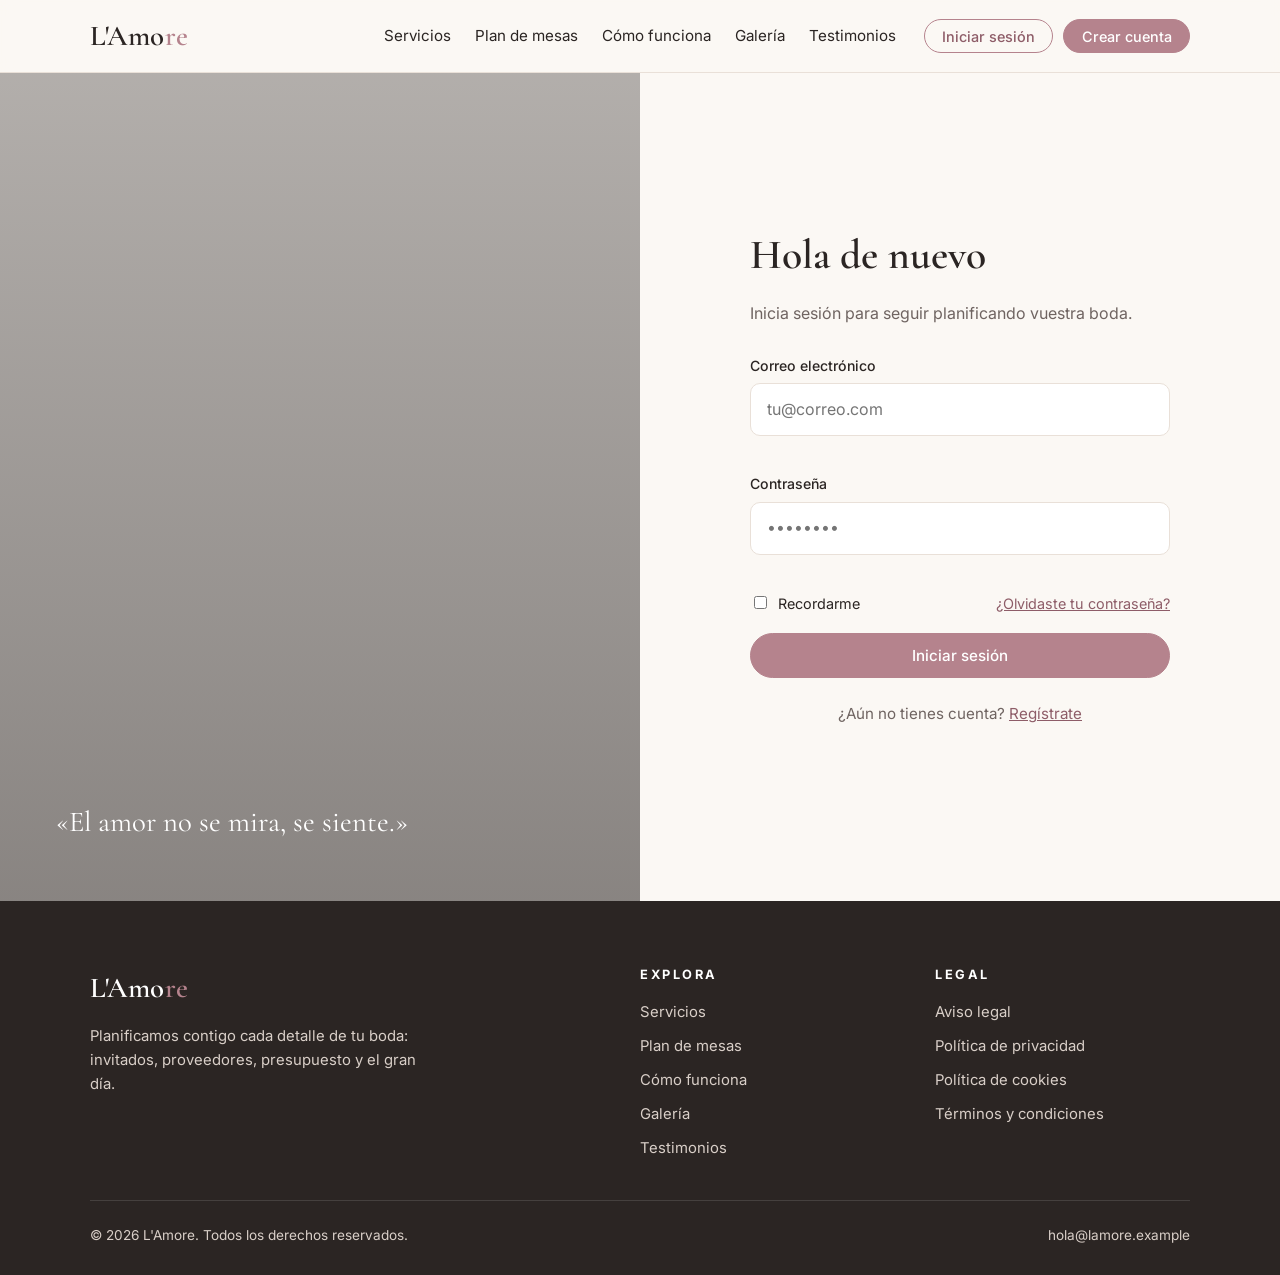
<file: login.html>
<!doctype html>
<html lang="es">
<head>
  <meta charset="utf-8">
  <meta name="viewport" content="width=device-width, initial-scale=1">
  <title>Iniciar sesión · L'Amore</title>
  <link rel="preconnect" href="https://fonts.googleapis.com">
  <link rel="preconnect" href="https://fonts.gstatic.com" crossorigin>
  <link href="https://fonts.googleapis.com/css2?family=Cormorant+Garamond:ital,wght@0,500;0,600;1,500&family=Inter:wght@400;500;600&display=swap" rel="stylesheet">
  <link rel="stylesheet" href="assets/css/styles.css">
</head>
<body data-root="./">
  <div id="site-header"></div>

  <main class="auth">
    <div class="auth__visual">
      <blockquote>«El amor no se mira, se siente.»</blockquote>
    </div>

    <div class="auth__panel">
      <div class="auth__box">
        <h1>Hola de nuevo</h1>
        <p>Inicia sesión para seguir planificando vuestra boda.</p>

        <form class="form" id="login-form" novalidate>
          <div class="form__message" role="status"></div>

          <div class="field">
            <label for="email">Correo electrónico</label>
            <input type="email" id="email" name="email" autocomplete="email" placeholder="tu@correo.com" required>
            <span class="field__error"></span>
          </div>

          <div class="field">
            <label for="password">Contraseña</label>
            <input type="password" id="password" name="password" autocomplete="current-password" placeholder="••••••••" required>
            <span class="field__error"></span>
          </div>

          <div class="form__inline">
            <label class="check"><input type="checkbox" name="remember"> Recordarme</label>
            <a href="#">¿Olvidaste tu contraseña?</a>
          </div>

          <button class="btn btn--block" type="submit">Iniciar sesión</button>
        </form>

        <p class="auth__alt">¿Aún no tienes cuenta? <a href="registro.html">Regístrate</a></p>
      </div>
    </div>
  </main>

  <div id="site-footer"></div>
  <script src="assets/js/layout.js"></script>
  <script src="assets/js/auth.js"></script>
</body>
</html>
</file>
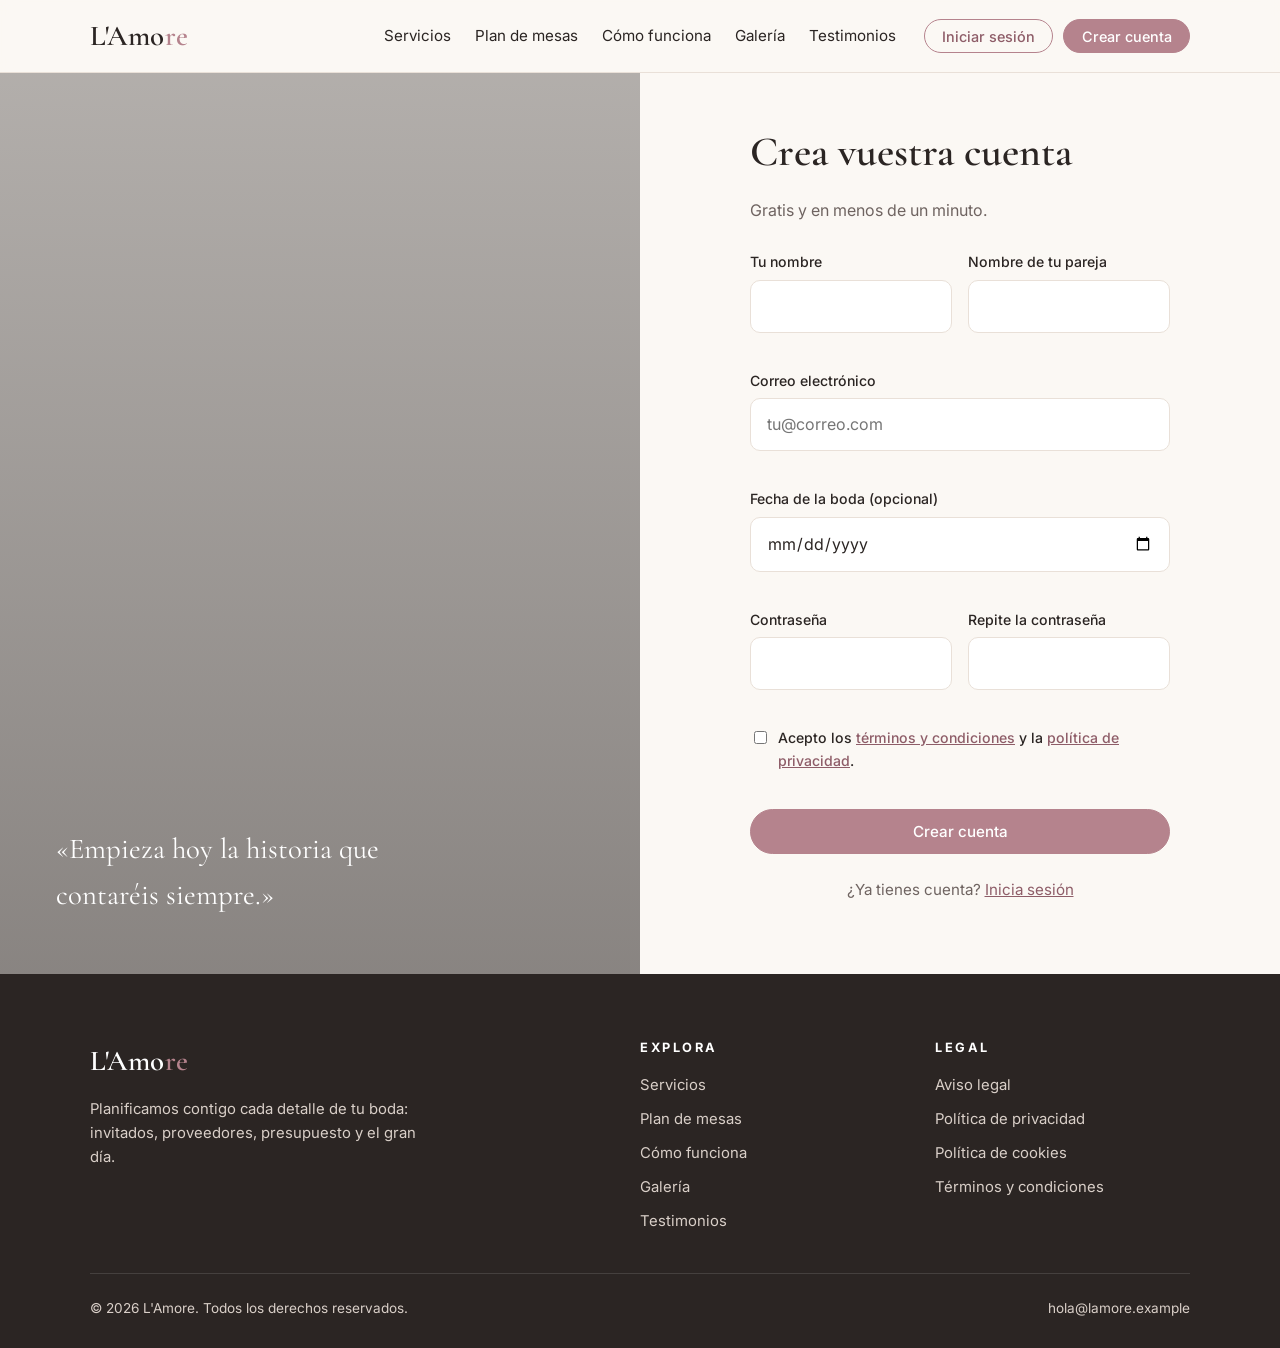
<file: registro.html>
<!doctype html>
<html lang="es">
<head>
  <meta charset="utf-8">
  <meta name="viewport" content="width=device-width, initial-scale=1">
  <title>Crear cuenta · L'Amore</title>
  <link rel="preconnect" href="https://fonts.googleapis.com">
  <link rel="preconnect" href="https://fonts.gstatic.com" crossorigin>
  <link href="https://fonts.googleapis.com/css2?family=Cormorant+Garamond:ital,wght@0,500;0,600;1,500&family=Inter:wght@400;500;600&display=swap" rel="stylesheet">
  <link rel="stylesheet" href="assets/css/styles.css">
</head>
<body data-root="./">
  <div id="site-header"></div>

  <main class="auth">
    <div class="auth__visual auth__visual--register">
      <blockquote>«Empieza hoy la historia que contaréis siempre.»</blockquote>
    </div>

    <div class="auth__panel">
      <div class="auth__box">
        <h1>Crea vuestra cuenta</h1>
        <p>Gratis y en menos de un minuto.</p>

        <form class="form" id="register-form" novalidate>
          <div class="form__message" role="status"></div>

          <div class="form__row">
            <div class="field">
              <label for="name">Tu nombre</label>
              <input type="text" id="name" name="name" autocomplete="given-name" required>
              <span class="field__error"></span>
            </div>
            <div class="field">
              <label for="partner">Nombre de tu pareja</label>
              <input type="text" id="partner" name="partner" required>
              <span class="field__error"></span>
            </div>
          </div>

          <div class="field">
            <label for="email">Correo electrónico</label>
            <input type="email" id="email" name="email" autocomplete="email" placeholder="tu@correo.com" required>
            <span class="field__error"></span>
          </div>

          <div class="field">
            <label for="date">Fecha de la boda (opcional)</label>
            <input type="date" id="date" name="date">
            <span class="field__error"></span>
          </div>

          <div class="form__row">
            <div class="field">
              <label for="password">Contraseña</label>
              <input type="password" id="password" name="password" autocomplete="new-password" minlength="8" required>
              <span class="field__error"></span>
            </div>
            <div class="field">
              <label for="confirm">Repite la contraseña</label>
              <input type="password" id="confirm" name="confirm" autocomplete="new-password" required>
              <span class="field__error"></span>
            </div>
          </div>

          <div class="field">
            <label class="check">
              <input type="checkbox" name="terms" required>
              <span>Acepto los <a href="legal/terminos.html">términos y condiciones</a> y la <a href="legal/privacidad.html">política de privacidad</a>.</span>
            </label>
            <span class="field__error"></span>
          </div>

          <button class="btn btn--block" type="submit">Crear cuenta</button>
        </form>

        <p class="auth__alt">¿Ya tienes cuenta? <a href="login.html">Inicia sesión</a></p>
      </div>
    </div>
  </main>

  <div id="site-footer"></div>
  <script src="assets/js/layout.js"></script>
  <script src="assets/js/auth.js"></script>
</body>
</html>
</file>
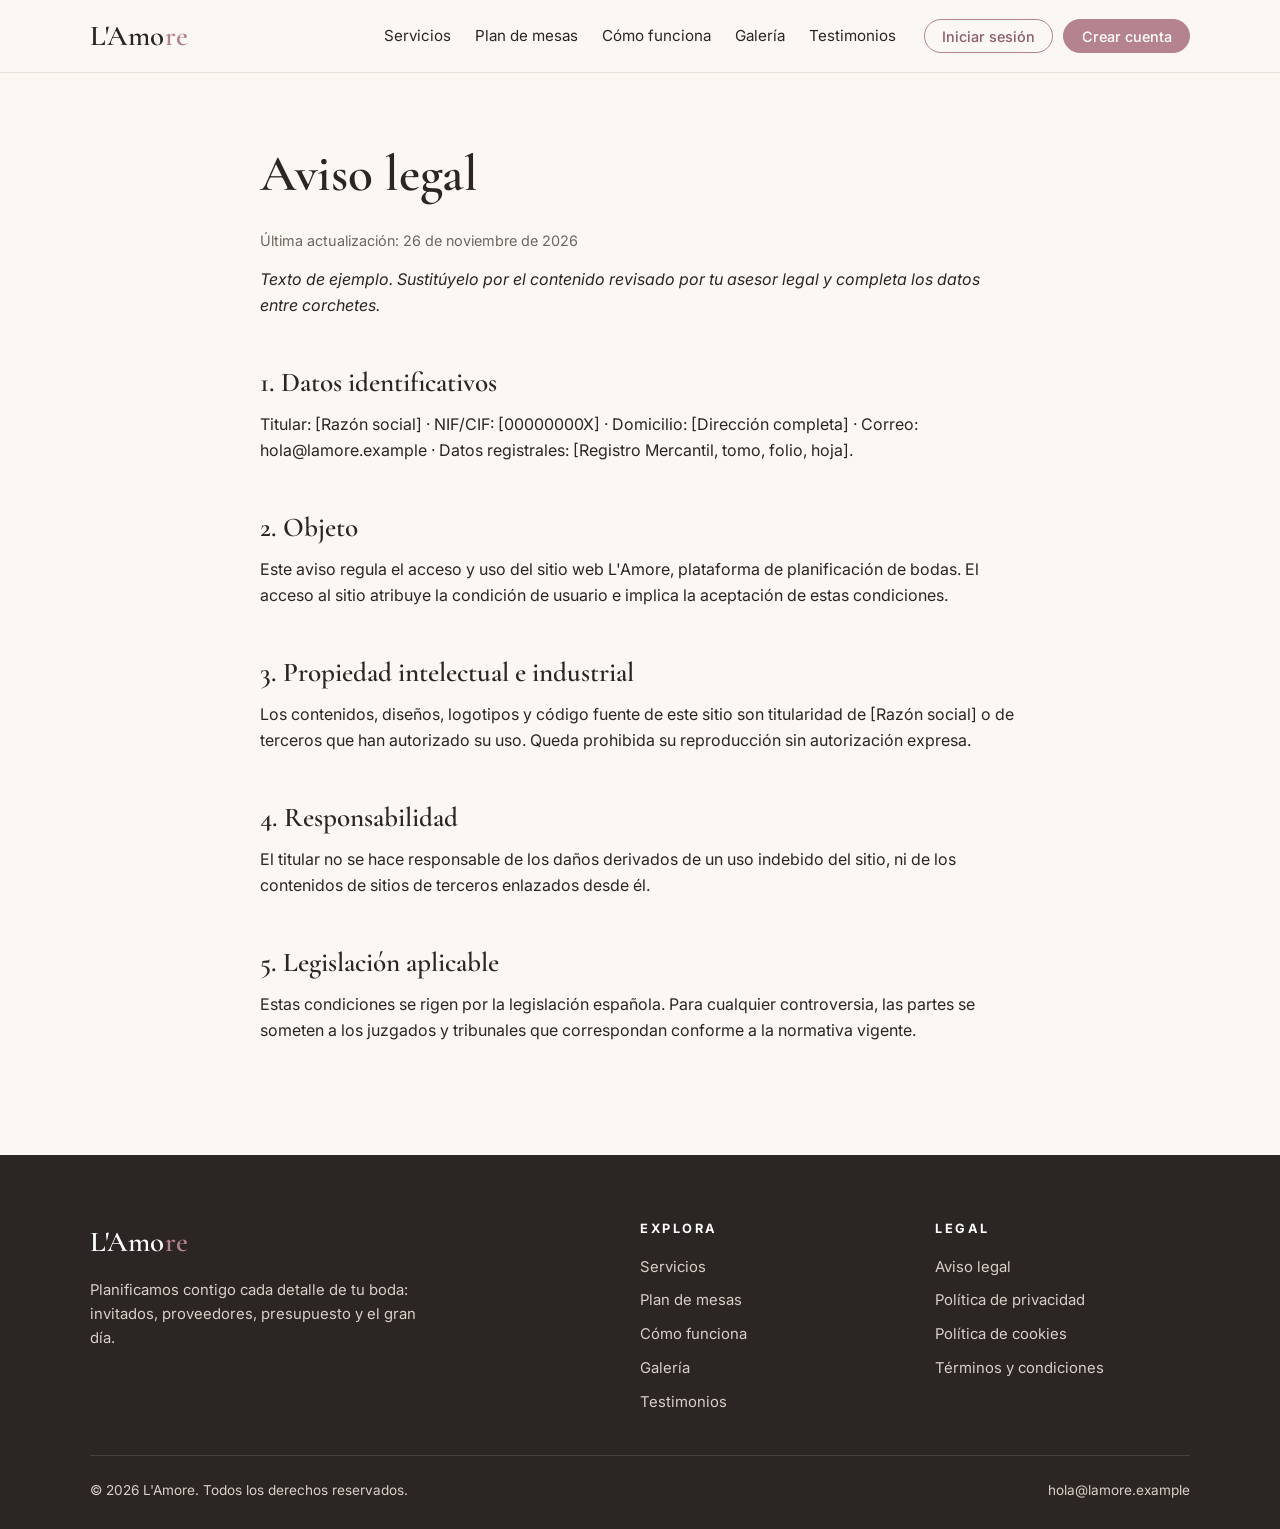
<file: legal/aviso-legal.html>
<!doctype html>
<html lang="es">
<head>
  <meta charset="utf-8">
  <meta name="viewport" content="width=device-width, initial-scale=1">
  <title>Aviso legal · L'Amore</title>
  <link rel="preconnect" href="https://fonts.googleapis.com">
  <link rel="preconnect" href="https://fonts.gstatic.com" crossorigin>
  <link href="https://fonts.googleapis.com/css2?family=Cormorant+Garamond:ital,wght@0,500;0,600;1,500&family=Inter:wght@400;500;600&display=swap" rel="stylesheet">
  <link rel="stylesheet" href="../assets/css/styles.css">
</head>
<body data-root="../">
  <div id="site-header"></div>

  <main class="legal">
    <div class="container">
      <h1>Aviso legal</h1>
      <p class="updated">Última actualización: 26 de noviembre de 2026</p>
      <p><em>Texto de ejemplo. Sustitúyelo por el contenido revisado por tu asesor legal y completa los datos entre corchetes.</em></p>

      <h2>1. Datos identificativos</h2>
      <p>Titular: [Razón social] · NIF/CIF: [00000000X] · Domicilio: [Dirección completa] · Correo: hola@lamore.example · Datos registrales: [Registro Mercantil, tomo, folio, hoja].</p>
      <h2>2. Objeto</h2>
      <p>Este aviso regula el acceso y uso del sitio web L'Amore, plataforma de planificación de bodas. El acceso al sitio atribuye la condición de usuario e implica la aceptación de estas condiciones.</p>
      <h2>3. Propiedad intelectual e industrial</h2>
      <p>Los contenidos, diseños, logotipos y código fuente de este sitio son titularidad de [Razón social] o de terceros que han autorizado su uso. Queda prohibida su reproducción sin autorización expresa.</p>
      <h2>4. Responsabilidad</h2>
      <p>El titular no se hace responsable de los daños derivados de un uso indebido del sitio, ni de los contenidos de sitios de terceros enlazados desde él.</p>
      <h2>5. Legislación aplicable</h2>
      <p>Estas condiciones se rigen por la legislación española. Para cualquier controversia, las partes se someten a los juzgados y tribunales que correspondan conforme a la normativa vigente.</p>
    </div>
  </main>

  <div id="site-footer"></div>
  <script src="../assets/js/layout.js"></script>
</body>
</html>
</file>
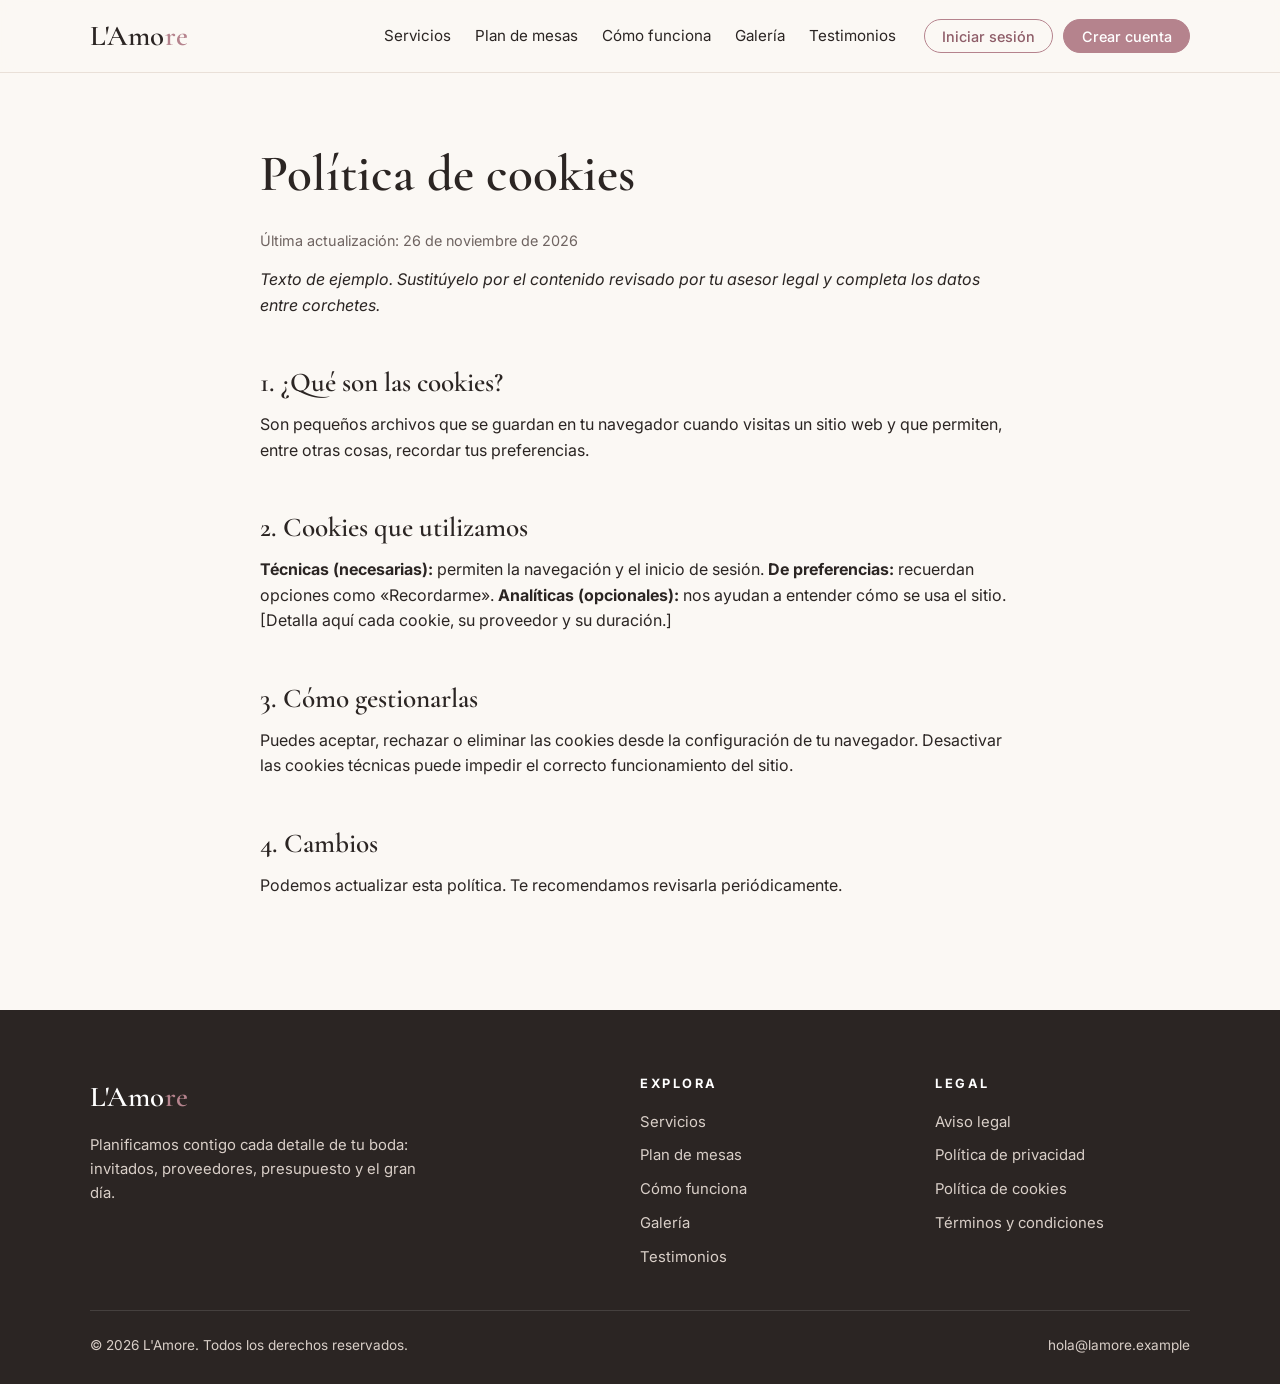
<file: legal/cookies.html>
<!doctype html>
<html lang="es">
<head>
  <meta charset="utf-8">
  <meta name="viewport" content="width=device-width, initial-scale=1">
  <title>Política de cookies · L'Amore</title>
  <link rel="preconnect" href="https://fonts.googleapis.com">
  <link rel="preconnect" href="https://fonts.gstatic.com" crossorigin>
  <link href="https://fonts.googleapis.com/css2?family=Cormorant+Garamond:ital,wght@0,500;0,600;1,500&family=Inter:wght@400;500;600&display=swap" rel="stylesheet">
  <link rel="stylesheet" href="../assets/css/styles.css">
</head>
<body data-root="../">
  <div id="site-header"></div>

  <main class="legal">
    <div class="container">
      <h1>Política de cookies</h1>
      <p class="updated">Última actualización: 26 de noviembre de 2026</p>
      <p><em>Texto de ejemplo. Sustitúyelo por el contenido revisado por tu asesor legal y completa los datos entre corchetes.</em></p>

      <h2>1. ¿Qué son las cookies?</h2>
      <p>Son pequeños archivos que se guardan en tu navegador cuando visitas un sitio web y que permiten, entre otras cosas, recordar tus preferencias.</p>
      <h2>2. Cookies que utilizamos</h2>
      <p><strong>Técnicas (necesarias):</strong> permiten la navegación y el inicio de sesión. <strong>De preferencias:</strong> recuerdan opciones como «Recordarme». <strong>Analíticas (opcionales):</strong> nos ayudan a entender cómo se usa el sitio. [Detalla aquí cada cookie, su proveedor y su duración.]</p>
      <h2>3. Cómo gestionarlas</h2>
      <p>Puedes aceptar, rechazar o eliminar las cookies desde la configuración de tu navegador. Desactivar las cookies técnicas puede impedir el correcto funcionamiento del sitio.</p>
      <h2>4. Cambios</h2>
      <p>Podemos actualizar esta política. Te recomendamos revisarla periódicamente.</p>
    </div>
  </main>

  <div id="site-footer"></div>
  <script src="../assets/js/layout.js"></script>
</body>
</html>
</file>
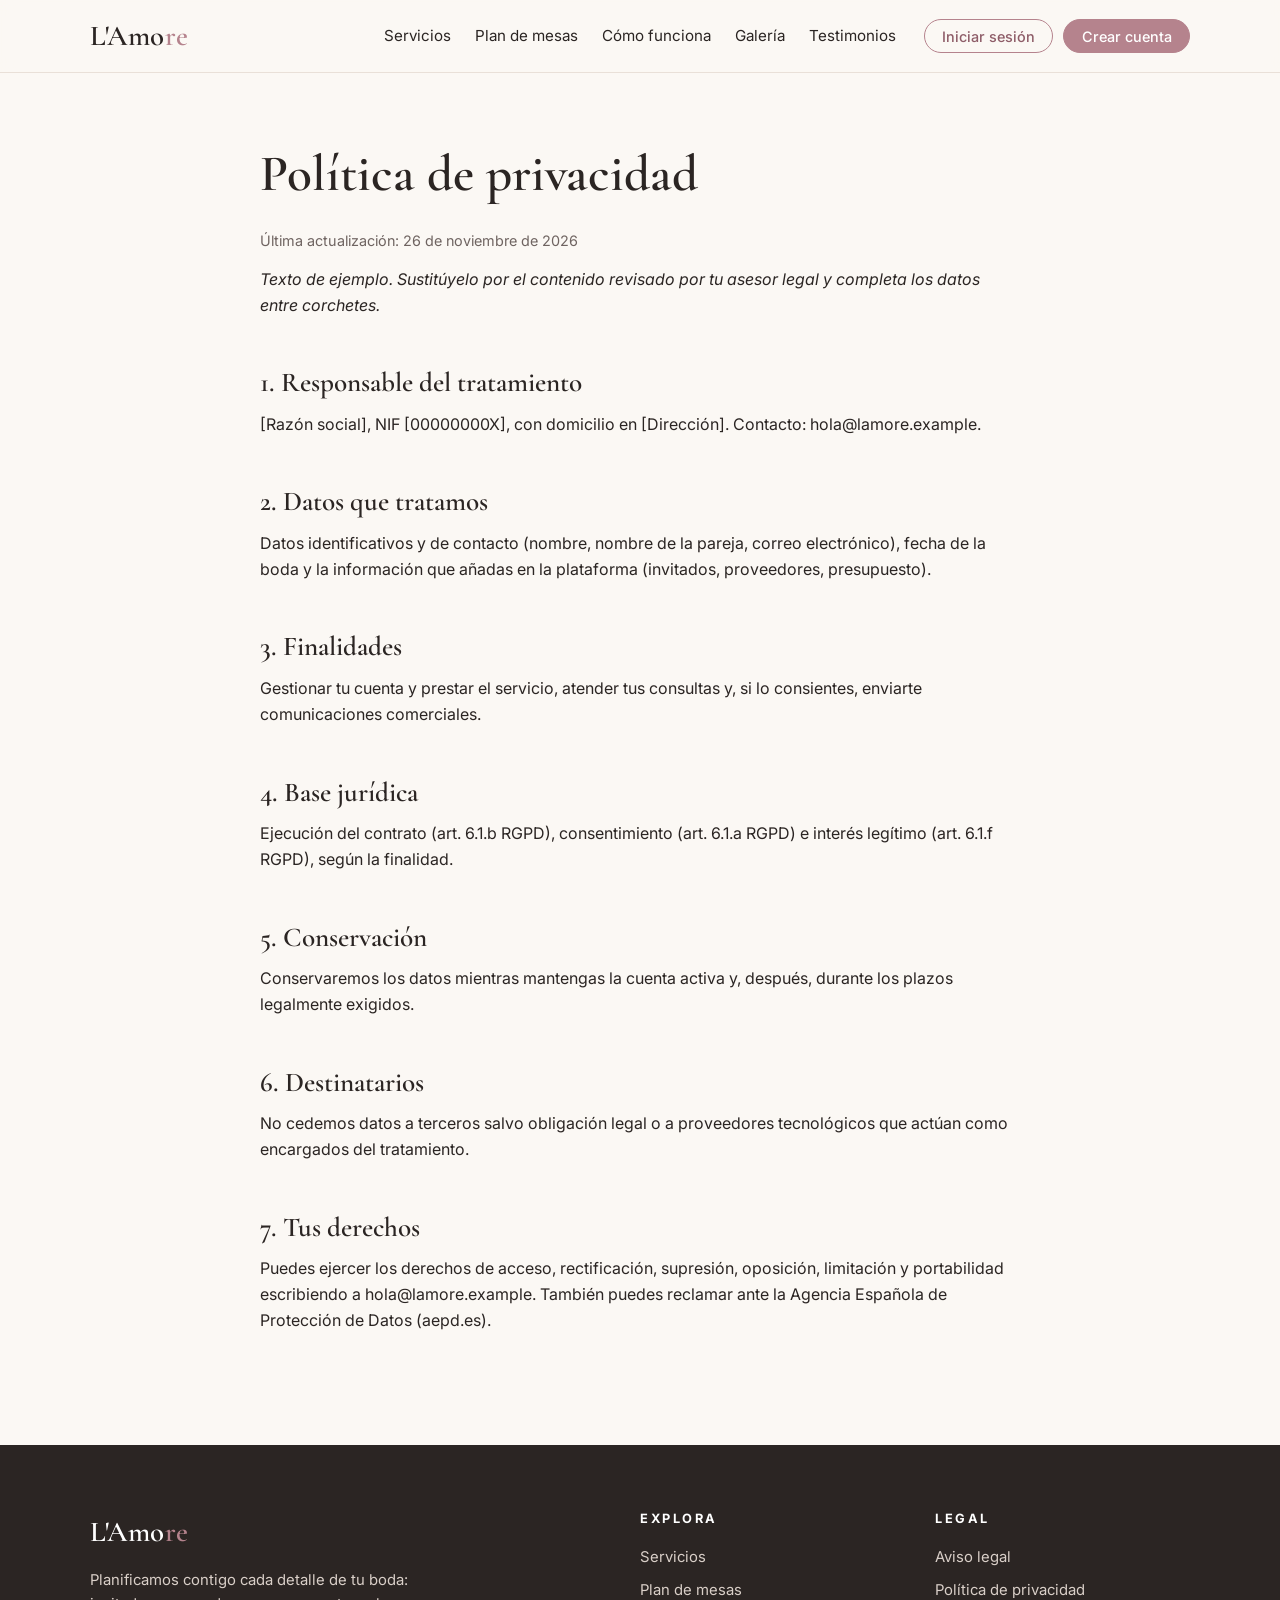
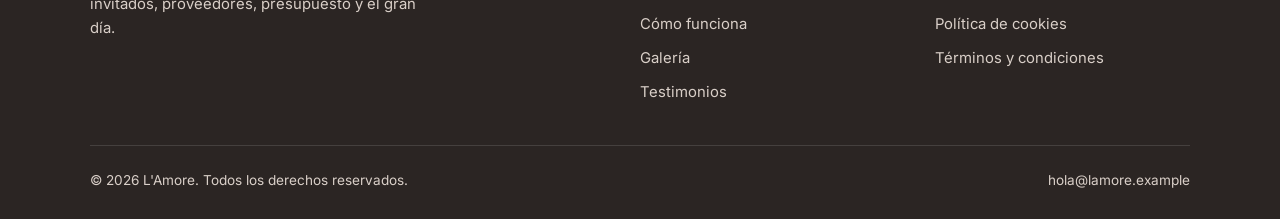
<file: legal/privacidad.html>
<!doctype html>
<html lang="es">
<head>
  <meta charset="utf-8">
  <meta name="viewport" content="width=device-width, initial-scale=1">
  <title>Política de privacidad · L'Amore</title>
  <link rel="preconnect" href="https://fonts.googleapis.com">
  <link rel="preconnect" href="https://fonts.gstatic.com" crossorigin>
  <link href="https://fonts.googleapis.com/css2?family=Cormorant+Garamond:ital,wght@0,500;0,600;1,500&family=Inter:wght@400;500;600&display=swap" rel="stylesheet">
  <link rel="stylesheet" href="../assets/css/styles.css">
</head>
<body data-root="../">
  <div id="site-header"></div>

  <main class="legal">
    <div class="container">
      <h1>Política de privacidad</h1>
      <p class="updated">Última actualización: 26 de noviembre de 2026</p>
      <p><em>Texto de ejemplo. Sustitúyelo por el contenido revisado por tu asesor legal y completa los datos entre corchetes.</em></p>

      <h2>1. Responsable del tratamiento</h2>
      <p>[Razón social], NIF [00000000X], con domicilio en [Dirección]. Contacto: hola@lamore.example.</p>
      <h2>2. Datos que tratamos</h2>
      <p>Datos identificativos y de contacto (nombre, nombre de la pareja, correo electrónico), fecha de la boda y la información que añadas en la plataforma (invitados, proveedores, presupuesto).</p>
      <h2>3. Finalidades</h2>
      <p>Gestionar tu cuenta y prestar el servicio, atender tus consultas y, si lo consientes, enviarte comunicaciones comerciales.</p>
      <h2>4. Base jurídica</h2>
      <p>Ejecución del contrato (art. 6.1.b RGPD), consentimiento (art. 6.1.a RGPD) e interés legítimo (art. 6.1.f RGPD), según la finalidad.</p>
      <h2>5. Conservación</h2>
      <p>Conservaremos los datos mientras mantengas la cuenta activa y, después, durante los plazos legalmente exigidos.</p>
      <h2>6. Destinatarios</h2>
      <p>No cedemos datos a terceros salvo obligación legal o a proveedores tecnológicos que actúan como encargados del tratamiento.</p>
      <h2>7. Tus derechos</h2>
      <p>Puedes ejercer los derechos de acceso, rectificación, supresión, oposición, limitación y portabilidad escribiendo a hola@lamore.example. También puedes reclamar ante la Agencia Española de Protección de Datos (aepd.es).</p>
    </div>
  </main>

  <div id="site-footer"></div>
  <script src="../assets/js/layout.js"></script>
</body>
</html>
</file>
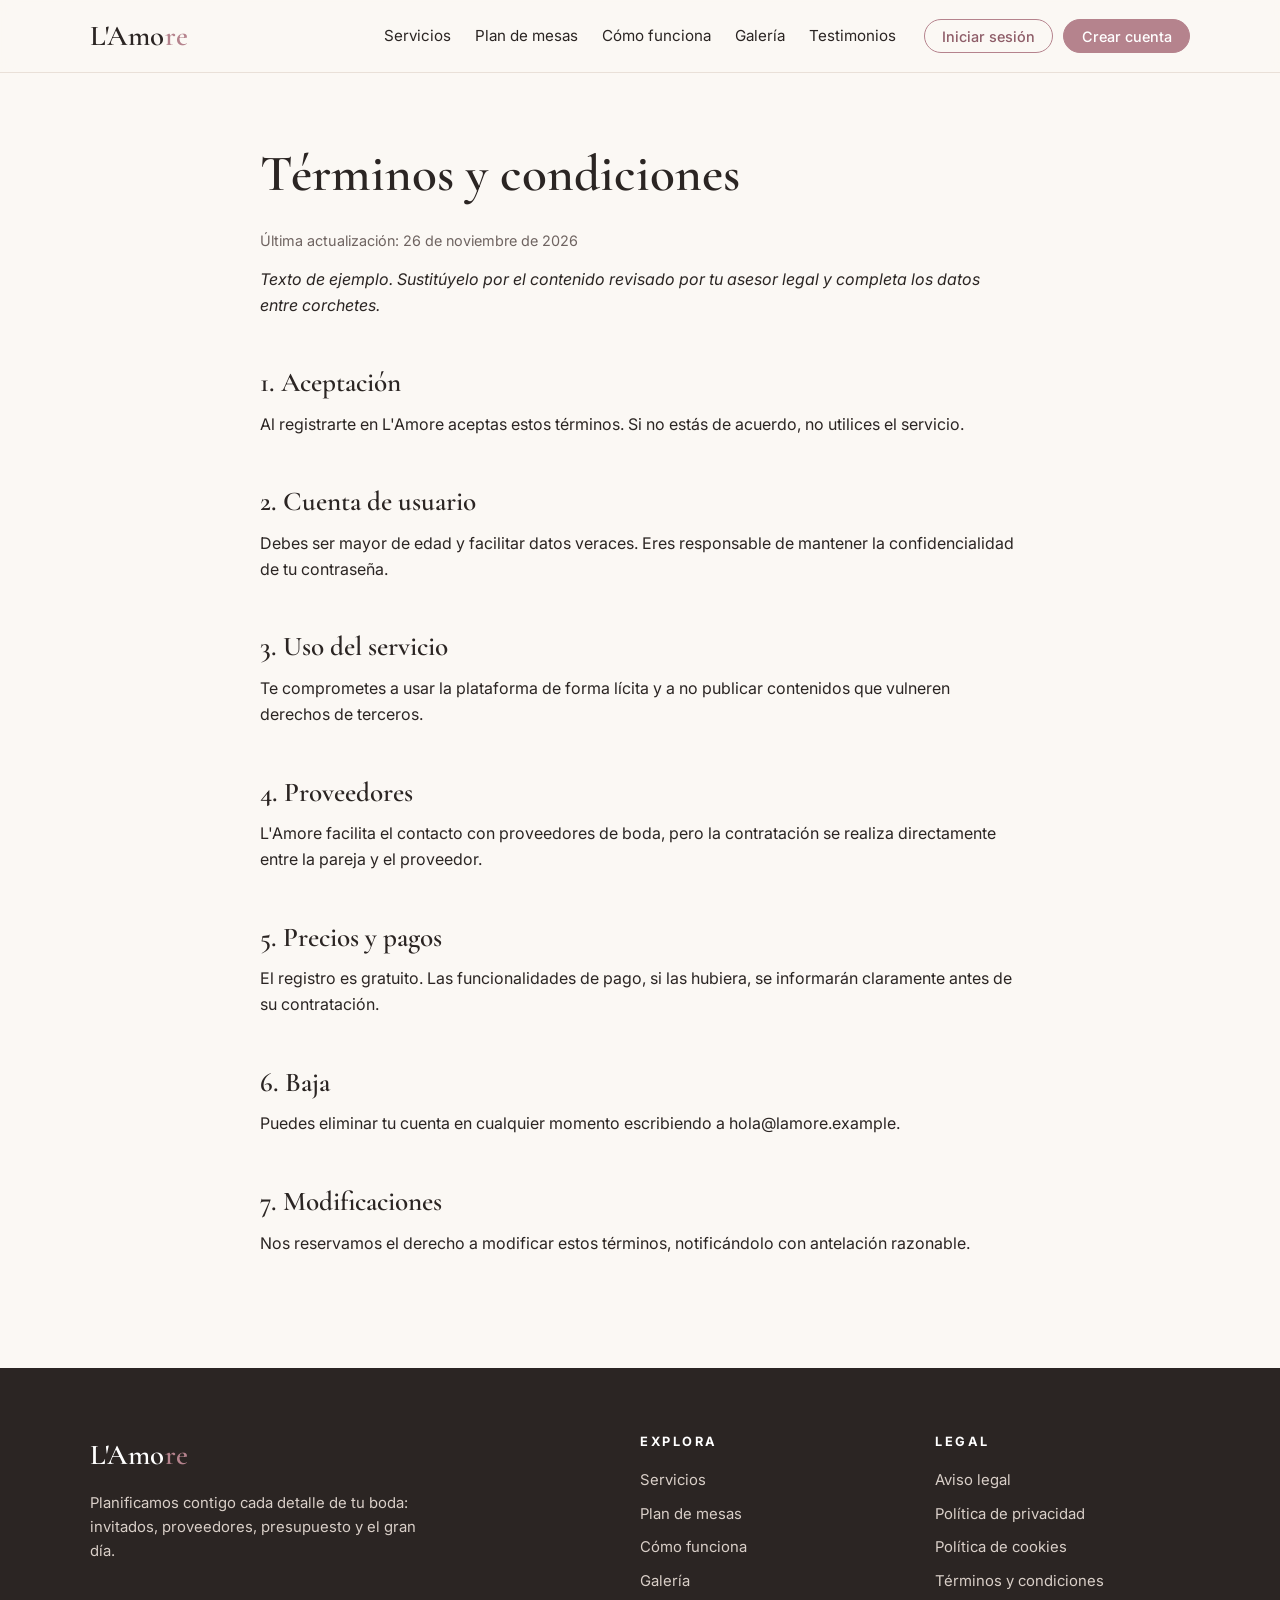
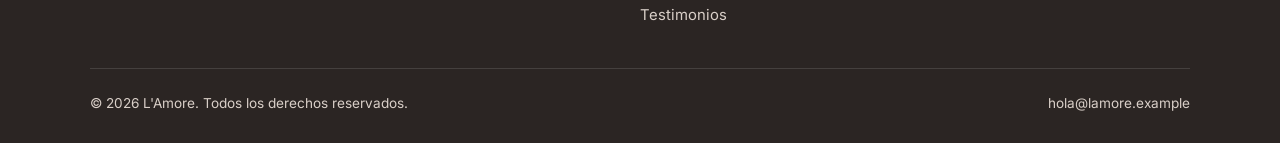
<file: legal/terminos.html>
<!doctype html>
<html lang="es">
<head>
  <meta charset="utf-8">
  <meta name="viewport" content="width=device-width, initial-scale=1">
  <title>Términos y condiciones · L'Amore</title>
  <link rel="preconnect" href="https://fonts.googleapis.com">
  <link rel="preconnect" href="https://fonts.gstatic.com" crossorigin>
  <link href="https://fonts.googleapis.com/css2?family=Cormorant+Garamond:ital,wght@0,500;0,600;1,500&family=Inter:wght@400;500;600&display=swap" rel="stylesheet">
  <link rel="stylesheet" href="../assets/css/styles.css">
</head>
<body data-root="../">
  <div id="site-header"></div>

  <main class="legal">
    <div class="container">
      <h1>Términos y condiciones</h1>
      <p class="updated">Última actualización: 26 de noviembre de 2026</p>
      <p><em>Texto de ejemplo. Sustitúyelo por el contenido revisado por tu asesor legal y completa los datos entre corchetes.</em></p>

      <h2>1. Aceptación</h2>
      <p>Al registrarte en L'Amore aceptas estos términos. Si no estás de acuerdo, no utilices el servicio.</p>
      <h2>2. Cuenta de usuario</h2>
      <p>Debes ser mayor de edad y facilitar datos veraces. Eres responsable de mantener la confidencialidad de tu contraseña.</p>
      <h2>3. Uso del servicio</h2>
      <p>Te comprometes a usar la plataforma de forma lícita y a no publicar contenidos que vulneren derechos de terceros.</p>
      <h2>4. Proveedores</h2>
      <p>L'Amore facilita el contacto con proveedores de boda, pero la contratación se realiza directamente entre la pareja y el proveedor.</p>
      <h2>5. Precios y pagos</h2>
      <p>El registro es gratuito. Las funcionalidades de pago, si las hubiera, se informarán claramente antes de su contratación.</p>
      <h2>6. Baja</h2>
      <p>Puedes eliminar tu cuenta en cualquier momento escribiendo a hola@lamore.example.</p>
      <h2>7. Modificaciones</h2>
      <p>Nos reservamos el derecho a modificar estos términos, notificándolo con antelación razonable.</p>
    </div>
  </main>

  <div id="site-footer"></div>
  <script src="../assets/js/layout.js"></script>
</body>
</html>
</file>
<file: assets/css/styles.css>
/* ==========================================================
   L'Amore — estilos globales
   ========================================================== */
:root {
  --bg: #fbf8f4;
  --surface: #ffffff;
  --ink: #2b2523;
  --muted: #6f6461;
  --accent: #b5838d;
  --accent-dark: #8e5d68;
  --gold: #c9a96e;
  --line: #e9e0d8;
  --radius: 14px;
  --shadow: 0 10px 30px rgba(43, 37, 35, 0.08);
  --serif: "Cormorant Garamond", Georgia, serif;
  --sans: "Inter", system-ui, -apple-system, sans-serif;
  --max: 1140px;
}

*, *::before, *::after { box-sizing: border-box; }
html { scroll-behavior: smooth; }
body {
  margin: 0;
  font-family: var(--sans);
  color: var(--ink);
  background: var(--bg);
  line-height: 1.6;
  display: flex;
  flex-direction: column;
  min-height: 100vh;
}
main { flex: 1; }
img { max-width: 100%; display: block; }
a { color: var(--accent-dark); }
h1, h2, h3 { font-family: var(--serif); font-weight: 600; line-height: 1.15; margin: 0 0 .5em; }
h1 { font-size: clamp(2.4rem, 6vw, 4.2rem); }
h2 { font-size: clamp(1.9rem, 4vw, 2.8rem); }
h3 { font-size: 1.5rem; }
p { margin: 0 0 1em; }

.container { width: 100%; max-width: var(--max); margin: 0 auto; padding: 0 20px; }

/* ---------- Botones ---------- */
.btn {
  display: inline-block;
  padding: .8em 1.6em;
  border-radius: 999px;
  border: 1px solid var(--accent);
  background: var(--accent);
  color: #fff;
  font: 500 .95rem var(--sans);
  text-decoration: none;
  cursor: pointer;
  transition: background .2s, color .2s, transform .2s;
}
.btn:hover { background: var(--accent-dark); border-color: var(--accent-dark); transform: translateY(-1px); }
.btn--ghost { background: transparent; color: var(--accent-dark); }
.btn--ghost:hover { color: #fff; }
.btn--light { background: #fff; color: var(--ink); border-color: #fff; }
.btn--light:hover { background: transparent; color: #fff; border-color: #fff; }
.btn--block { width: 100%; }

/* ---------- Cabecera + menú ---------- */
.site-header {
  position: sticky;
  top: 0;
  z-index: 50;
  background: rgba(251, 248, 244, .92);
  backdrop-filter: blur(8px);
  border-bottom: 1px solid var(--line);
}
.site-header__inner {
  display: flex;
  align-items: center;
  justify-content: space-between;
  height: 72px;
  gap: 20px;
}
.logo {
  font-family: var(--serif);
  font-size: 1.8rem;
  font-weight: 600;
  color: var(--ink);
  text-decoration: none;
  letter-spacing: .02em;
}
.logo span { color: var(--accent); }

.nav { display: flex; align-items: center; gap: 28px; }
.nav__list { display: flex; gap: 24px; list-style: none; margin: 0; padding: 0; }
.nav__list a {
  color: var(--ink);
  text-decoration: none;
  font-size: .95rem;
  position: relative;
  padding: 4px 0;
}
.nav__list a::after {
  content: "";
  position: absolute;
  left: 0; bottom: 0;
  width: 0; height: 1px;
  background: var(--accent);
  transition: width .25s;
}
.nav__list a:hover::after,
.nav__list a[aria-current="page"]::after { width: 100%; }
.nav__actions { display: flex; gap: 10px; }
.nav__actions .btn { padding: .55em 1.2em; font-size: .9rem; }

.nav-toggle {
  display: none;
  background: none;
  border: 0;
  width: 44px; height: 44px;
  cursor: pointer;
  padding: 10px;
}
.nav-toggle span {
  display: block;
  height: 2px;
  background: var(--ink);
  margin: 5px 0;
  transition: transform .25s, opacity .25s;
}
.nav-open .nav-toggle span:nth-child(1) { transform: translateY(7px) rotate(45deg); }
.nav-open .nav-toggle span:nth-child(2) { opacity: 0; }
.nav-open .nav-toggle span:nth-child(3) { transform: translateY(-7px) rotate(-45deg); }

@media (max-width: 860px) {
  .nav-toggle { display: block; }
  .nav {
    position: fixed;
    top: 72px; left: 0; right: 0;
    flex-direction: column;
    align-items: stretch;
    gap: 20px;
    padding: 24px 20px 32px;
    background: var(--bg);
    border-bottom: 1px solid var(--line);
    box-shadow: var(--shadow);
    transform: translateY(-120%);
    visibility: hidden;
    transition: transform .3s, visibility .3s;
  }
  .nav-open .nav { transform: translateY(0); visibility: visible; }
  .nav__list { flex-direction: column; gap: 14px; }
  .nav__list a { font-size: 1.1rem; }
  .nav__actions .btn { flex: 1; text-align: center; }
}

/* ---------- Hero ---------- */
.hero {
  position: relative;
  min-height: calc(100vh - 72px);
  display: grid;
  place-items: center;
  text-align: center;
  color: #fff;
  background:
    linear-gradient(rgba(43, 37, 35, .45), rgba(43, 37, 35, .55)),
    url("https://images.unsplash.com/photo-1519741497674-611481863552?auto=format&fit=crop&w=1920&q=80") center / cover no-repeat;
}
.hero__content { padding: 80px 20px; max-width: 760px; }
.hero__eyebrow {
  text-transform: uppercase;
  letter-spacing: .3em;
  font-size: .8rem;
  margin-bottom: 1.2em;
  color: #f3e6d8;
}
.hero p { font-size: 1.15rem; opacity: .95; }
.hero__actions { display: flex; gap: 12px; justify-content: center; flex-wrap: wrap; margin-top: 2em; }

/* ---------- Secciones ---------- */
.section { padding: 96px 0; }
.section--alt { background: var(--surface); }
.section__head { text-align: center; max-width: 640px; margin: 0 auto 56px; }
.section__eyebrow {
  color: var(--accent);
  text-transform: uppercase;
  letter-spacing: .25em;
  font-size: .78rem;
  font-weight: 600;
}

.grid { display: grid; gap: 28px; }
.grid--3 { grid-template-columns: repeat(auto-fit, minmax(260px, 1fr)); }

.card {
  background: var(--surface);
  border: 1px solid var(--line);
  border-radius: var(--radius);
  padding: 36px 30px;
  text-align: center;
  transition: transform .25s, box-shadow .25s;
}
.card:hover { transform: translateY(-4px); box-shadow: var(--shadow); }
.card__icon {
  width: 60px; height: 60px;
  margin: 0 auto 18px;
  border-radius: 50%;
  display: grid;
  place-items: center;
  background: #f5ebe9;
  color: var(--accent-dark);
  font-size: 1.6rem;
}
.card p { color: var(--muted); margin: 0; }

.steps { counter-reset: step; }
.step { text-align: left; padding: 30px; }
.step::before {
  counter-increment: step;
  content: "0" counter(step);
  display: block;
  font-family: var(--serif);
  font-size: 2.6rem;
  color: var(--gold);
  line-height: 1;
  margin-bottom: 12px;
}
.step p { color: var(--muted); margin: 0; }

.gallery { display: grid; grid-template-columns: repeat(4, 1fr); gap: 12px; }
.gallery img { width: 100%; height: 260px; object-fit: cover; border-radius: 10px; }
.gallery img:nth-child(1), .gallery img:nth-child(4) { grid-column: span 2; }
@media (max-width: 700px) {
  .gallery { grid-template-columns: 1fr 1fr; }
  .gallery img { height: 180px; }
}

.testimonial {
  background: var(--surface);
  border-radius: var(--radius);
  padding: 32px;
  border: 1px solid var(--line);
}
.testimonial blockquote {
  margin: 0 0 16px;
  font-family: var(--serif);
  font-size: 1.3rem;
  font-style: italic;
}
.testimonial cite { color: var(--muted); font-style: normal; font-size: .9rem; }

.cta {
  text-align: center;
  color: #fff;
  background: linear-gradient(135deg, var(--accent-dark), var(--accent));
  padding: 90px 20px;
}
.cta p { max-width: 560px; margin: 0 auto 2em; opacity: .95; }

/* ---------- Auth (login / registro) ---------- */
.auth {
  display: grid;
  grid-template-columns: 1fr 1fr;
  min-height: calc(100vh - 72px);
}
.auth__visual {
  background:
    linear-gradient(rgba(43, 37, 35, .35), rgba(43, 37, 35, .55)),
    url("https://images.unsplash.com/photo-1511285560929-80b456fea0bc?auto=format&fit=crop&w=1200&q=80") center / cover;
  color: #fff;
  display: flex;
  align-items: flex-end;
  padding: 56px;
}
.auth__visual--register {
  background-image:
    linear-gradient(rgba(43, 37, 35, .35), rgba(43, 37, 35, .55)),
    url("https://images.unsplash.com/photo-1465495976277-4387d4b0b4c6?auto=format&fit=crop&w=1200&q=80");
}
.auth__visual blockquote { font-family: var(--serif); font-size: 1.8rem; margin: 0; max-width: 420px; }
.auth__panel { display: grid; place-items: center; padding: 56px 20px; }
.auth__box { width: 100%; max-width: 420px; }
.auth__box h1 { font-size: 2.6rem; }
.auth__box > p { color: var(--muted); }
.auth__alt { text-align: center; margin-top: 24px; color: var(--muted); font-size: .95rem; }
@media (max-width: 860px) {
  .auth { grid-template-columns: 1fr; }
  .auth__visual { display: none; }
}

.form { display: grid; gap: 18px; margin-top: 28px; }
.form__row { display: grid; grid-template-columns: 1fr 1fr; gap: 16px; }
@media (max-width: 480px) { .form__row { grid-template-columns: 1fr; } }
.field { display: grid; gap: 6px; }
.field label { font-size: .88rem; font-weight: 500; }
.field input, .field select {
  width: 100%;
  padding: .8em 1em;
  border: 1px solid var(--line);
  border-radius: 10px;
  background: var(--surface);
  font: inherit;
  color: inherit;
  transition: border-color .2s, box-shadow .2s;
}
.field input:focus, .field select:focus {
  outline: none;
  border-color: var(--accent);
  box-shadow: 0 0 0 3px rgba(181, 131, 141, .2);
}
.field.is-invalid input { border-color: #c0392b; }
.field__error { color: #c0392b; font-size: .8rem; min-height: 1em; }
.form__inline { display: flex; justify-content: space-between; align-items: center; font-size: .9rem; gap: 10px; flex-wrap: wrap; }
.check { display: flex; gap: 8px; align-items: flex-start; font-size: .9rem; }
.check input { margin-top: 4px; accent-color: var(--accent); }
.form__message {
  padding: 12px 14px;
  border-radius: 10px;
  font-size: .92rem;
  display: none;
}
.form__message.is-visible { display: block; }
.form__message--ok { background: #eaf5ee; color: #24663b; }
.form__message--error { background: #fbeaea; color: #8c2a20; }

/* ---------- Páginas legales ---------- */
.legal { padding: 72px 0 96px; }
.legal .container { max-width: 800px; }
.legal h1 { font-size: clamp(2.2rem, 5vw, 3.2rem); }
.legal h2 { font-size: 1.7rem; margin-top: 1.8em; }
.legal .updated { color: var(--muted); font-size: .9rem; }

/* ---------- Footer ---------- */
.site-footer {
  background: #2b2523;
  color: #d9cfc8;
  padding: 64px 0 28px;
  font-size: .93rem;
}
.site-footer a { color: #d9cfc8; text-decoration: none; }
.site-footer a:hover { color: #fff; }
.footer__grid {
  display: grid;
  grid-template-columns: 2fr 1fr 1fr;
  gap: 40px;
  padding-bottom: 40px;
  border-bottom: 1px solid rgba(255, 255, 255, .12);
}
.footer__grid .logo { color: #fff; }
.footer__grid h4 {
  color: #fff;
  font-size: .8rem;
  text-transform: uppercase;
  letter-spacing: .2em;
  margin: 0 0 16px;
}
.footer__grid ul { list-style: none; margin: 0; padding: 0; display: grid; gap: 10px; }
.footer__bottom {
  display: flex;
  justify-content: space-between;
  flex-wrap: wrap;
  gap: 12px;
  padding-top: 24px;
  font-size: .85rem;
}
@media (max-width: 700px) { .footer__grid { grid-template-columns: 1fr; } }
.field .check input { width: auto; padding: 0; flex: none; }

/* ---------- Demo: planificador de mesas ---------- */
.seating {
  --g-novia: #c97b8a;
  --g-novio: #6f8fa6;
  --g-amigos: #b8954f;
  display: grid;
  grid-template-columns: minmax(240px, 320px) 1fr;
  gap: 28px;
  background: var(--surface);
  border: 1px solid var(--line);
  border-radius: 20px;
  padding: 28px;
  box-shadow: var(--shadow);
  position: relative;
}
.seating__side { display: flex; flex-direction: column; gap: 18px; min-width: 0; }
.seating__count { font-family: var(--serif); font-size: 1.4rem; margin: 0; }
.seating__bar { height: 6px; background: #f1e8e3; border-radius: 99px; overflow: hidden; }
.seating__bar span { display: block; height: 100%; background: linear-gradient(90deg, var(--accent), var(--gold)); transition: width .4s; }
.seating__hint { color: var(--muted); font-size: .88rem; margin: 0; min-height: 2.6em; }
.seating__guests {
  display: flex; flex-direction: column; gap: 16px;
  max-height: 380px; overflow-y: auto;
  padding: 14px; border: 1px dashed var(--line); border-radius: 14px; background: var(--bg);
}
.guest-group__title {
  font-size: .72rem; text-transform: uppercase; letter-spacing: .14em; font-weight: 600;
  color: var(--muted); margin: 0 0 8px; display: flex; align-items: center; gap: 8px;
}
.guest-group__title::before { content: ""; width: 8px; height: 8px; border-radius: 50%; background: var(--c); }
.guest-group__chips { display: flex; flex-wrap: wrap; gap: 6px; }
.guest {
  font: 500 .85rem var(--sans);
  padding: .4em .85em;
  border-radius: 99px;
  border: 1px solid var(--c);
  background: #fff;
  color: var(--ink);
  cursor: grab;
  transition: background .2s, color .2s, transform .15s;
}
.guest:hover { transform: translateY(-1px); }
.guest.is-selected { background: var(--c); color: #fff; box-shadow: 0 0 0 3px rgba(181, 131, 141, .25); }
.seating__done { text-align: center; font-family: var(--serif); font-size: 1.3rem; margin: 20px 0; }
.seating__actions { display: flex; gap: 8px; flex-wrap: wrap; }
.seating__actions .btn { padding: .55em 1.1em; font-size: .85rem; }

.seating__floor {
  display: grid;
  grid-template-columns: repeat(auto-fill, minmax(190px, 1fr));
  gap: 20px;
  align-content: start;
  min-width: 0;
  padding: 10px;
  border-radius: 14px;
  background:
    radial-gradient(circle at 1px 1px, #eadfd7 1px, transparent 0) 0 0 / 22px 22px;
}
.table { padding: 10px; border-radius: 16px; cursor: pointer; transition: background .2s; }
.table.is-target:hover, .table.is-over { background: rgba(181, 131, 141, .1); }
.table.is-target .table__round { animation: pulse 1.6s ease-in-out infinite; }
.table__round { position: relative; width: 100%; max-width: 200px; aspect-ratio: 1; margin: 0 auto; }
.table__center {
  position: absolute; inset: 20%;
  border-radius: 50%;
  background: radial-gradient(circle at 35% 30%, #fff, #f6ece6);
  border: 1px solid #e6d6cc;
  display: grid; place-content: center; text-align: center;
  box-shadow: inset 0 -6px 14px rgba(181, 131, 141, .12);
}
.table__center strong { font-family: var(--serif); font-size: 1.05rem; line-height: 1.1; padding: 0 6px; }
.table__center span { font-size: .75rem; color: var(--muted); }
.table.is-full .table__center span { color: var(--accent-dark); font-weight: 600; }
.seat {
  position: absolute;
  width: 34px; height: 34px;
  transform: translate(-50%, -50%);
  border-radius: 50%;
  border: 1.5px dashed #dccbc1;
  background: var(--bg);
  display: grid; place-items: center;
  font-size: .7rem; font-weight: 600; color: #fff;
  transition: transform .2s;
}
.seat.is-taken { border: 0; background: var(--c); cursor: pointer; animation: pop .3s ease-out; }
.seat.is-taken:hover { transform: translate(-50%, -50%) scale(1.12); }
.seating__toast {
  position: absolute; left: 50%; bottom: 18px;
  transform: translate(-50%, 10px);
  background: var(--ink); color: #fff;
  padding: 10px 16px; border-radius: 10px; font-size: .88rem;
  opacity: 0; pointer-events: none; transition: opacity .25s, transform .25s;
}
.seating__toast.is-visible { opacity: 1; transform: translate(-50%, 0); }
@keyframes pop { from { transform: translate(-50%, -50%) scale(.3); } to { transform: translate(-50%, -50%) scale(1); } }
@keyframes pulse { 50% { transform: scale(1.03); } }
@media (prefers-reduced-motion: reduce) {
  .table.is-target .table__round, .seat.is-taken { animation: none; }
}
@media (max-width: 800px) {
  .seating { grid-template-columns: 1fr; padding: 18px; }
  .seating__guests { max-height: 220px; }
  .seating__floor { grid-template-columns: repeat(2, minmax(0, 1fr)); gap: 8px; padding: 4px; }
  .table { padding: 4px; }
  .seat { width: 26px; height: 26px; font-size: .6rem; }
  .table__center strong { font-size: .9rem; }
}
.guest:focus-visible, .seat:focus-visible, .btn:focus-visible { outline: 2px solid var(--accent-dark); outline-offset: 2px; }
</file>
